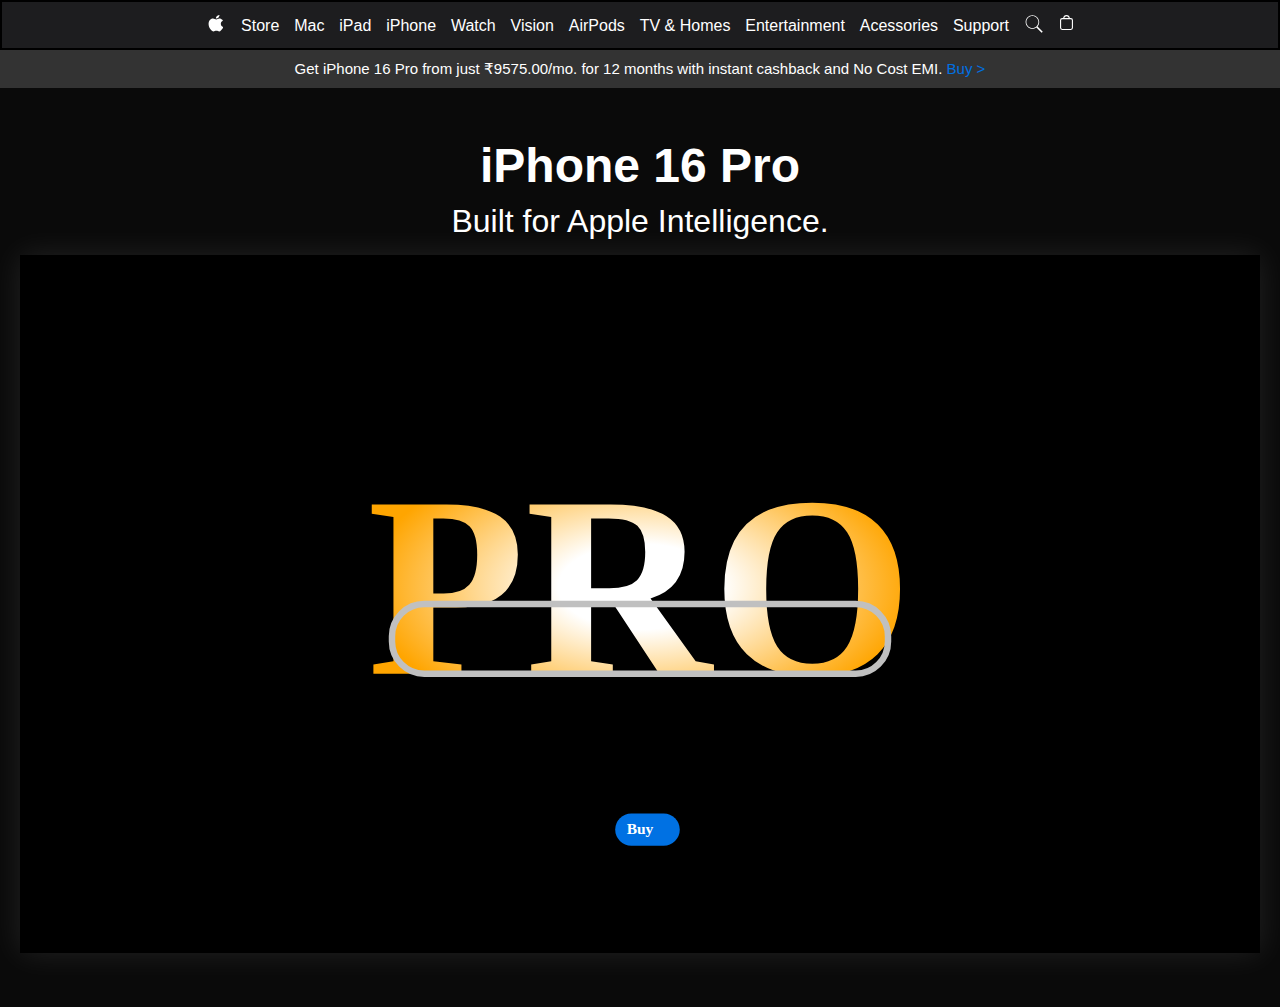
<file: AppleWebPage/index.html>
<!DOCTYPE html>
<html lang="en">
<head>
    <meta charset="UTF-8">
    <meta name="viewport" content="width=device-width, initial-scale=1.0">
    <title>Document</title>
    <link rel="stylesheet" href="./main.css">
</head>
<body>
    <div id="nav">
     <nav id="sub-nav">
      <ol>
        <li><svg xmlns="http://www.w3.org/2000/svg"  width="20" height="20" viewBox="0 0 24 24"
            style="fill:#FFFFFF;">
                <path d="M 15.904297 1.078125 C 15.843359 1.06875 15.774219 1.0746094 15.699219 1.0996094 C 14.699219 1.2996094 13.600391 1.8996094 12.900391 2.5996094 C 12.300391 3.1996094 11.800781 4.1996094 11.800781 5.0996094 C 11.800781 5.2996094 11.999219 5.5 12.199219 5.5 C 13.299219 5.4 14.399609 4.7996094 15.099609 4.0996094 C 15.699609 3.2996094 16.199219 2.4 16.199219 1.5 C 16.199219 1.275 16.087109 1.10625 15.904297 1.078125 z M 16.199219 5.4003906 C 14.399219 5.4003906 13.600391 6.5 12.400391 6.5 C 11.100391 6.5 9.9003906 5.5 8.4003906 5.5 C 6.3003906 5.5 3.0996094 7.4996094 3.0996094 12.099609 C 2.9996094 16.299609 6.8 21 9 21 C 10.3 21 10.600391 20.199219 12.400391 20.199219 C 14.200391 20.199219 14.600391 21 15.900391 21 C 17.400391 21 18.500391 19.399609 19.400391 18.099609 C 19.800391 17.399609 20.100391 17.000391 20.400391 16.400391 C 20.600391 16.000391 20.4 15.600391 20 15.400391 C 17.4 14.100391 16.900781 9.9003906 19.800781 8.4003906 C 20.300781 8.1003906 20.4 7.4992188 20 7.1992188 C 18.9 6.1992187 17.299219 5.4003906 16.199219 5.4003906 z"></path>
            </svg></li>
        <li>Store</li>
        <li>Mac</li>
        <li>iPad</li>
        <li>iPhone</li>
        <li>Watch</li>
        <li>Vision</li>
        <li>AirPods</li>
        <li>TV & Homes</li>
        <li>Entertainment</li>
        <li>Acessories</li>
        <li>Support</li>
        <li><svg xmlns="http://www.w3.org/2000/svg" width="20" height="20" viewBox="0 0 50 50"
            style="fill:#FFFFFF;">
            <path d="M 21 3 C 11.621094 3 4 10.621094 4 20 C 4 29.378906 11.621094 37 21 37 C 24.710938 37 28.140625 35.804688 30.9375 33.78125 L 44.09375 46.90625 L 46.90625 44.09375 L 33.90625 31.0625 C 36.460938 28.085938 38 24.222656 38 20 C 38 10.621094 30.378906 3 21 3 Z M 21 5 C 29.296875 5 36 11.703125 36 20 C 36 28.296875 29.296875 35 21 35 C 12.703125 35 6 28.296875 6 20 C 6 11.703125 12.703125 5 21 5 Z"></path>
            </svg></li>
        <li><svg height="44" viewBox="0 0 14 44" width="15" style="fill:#FFFFFF;" xmlns="http://www.w3.org/2000/svg"><path d="m11.3535 16.0283h-1.0205a3.4229 3.4229 0 0 0 -3.333-2.9648 3.4229 3.4229 0 0 0 -3.333 2.9648h-1.02a2.1184 2.1184 0 0 0 -2.117 2.1162v7.7155a2.1186 2.1186 0 0 0 2.1162 2.1167h8.707a2.1186 2.1186 0 0 0 2.1168-2.1167v-7.7155a2.1184 2.1184 0 0 0 -2.1165-2.1162zm-4.3535-1.8652a2.3169 2.3169 0 0 1 2.2222 1.8652h-4.4444a2.3169 2.3169 0 0 1 2.2222-1.8652zm5.37 11.6969a1.0182 1.0182 0 0 1 -1.0166 1.0171h-8.7069a1.0182 1.0182 0 0 1 -1.0165-1.0171v-7.7155a1.0178 1.0178 0 0 1 1.0166-1.0166h8.707a1.0178 1.0178 0 0 1 1.0164 1.0166z"></path></svg></li>
      </ol>
     </nav>
    </div>
    <div id="promo-banner">
        <p>Get iPhone 16 Pro from just ₹9575.00/mo. for 12 months with instant cashback and No Cost EMI. <a href="#">Buy ></a></p>
    </div>
    <div id="hero-section">
        <h1>iPhone 16 Pro</h1>
        <h2 id="hero-subtitle">Built for Apple Intelligence.</h2>
        <img id="hero-image" src="image/iphone-banner.svg" alt="iPhone 16 Pro">
    </div>

</body>
</html>
</file>
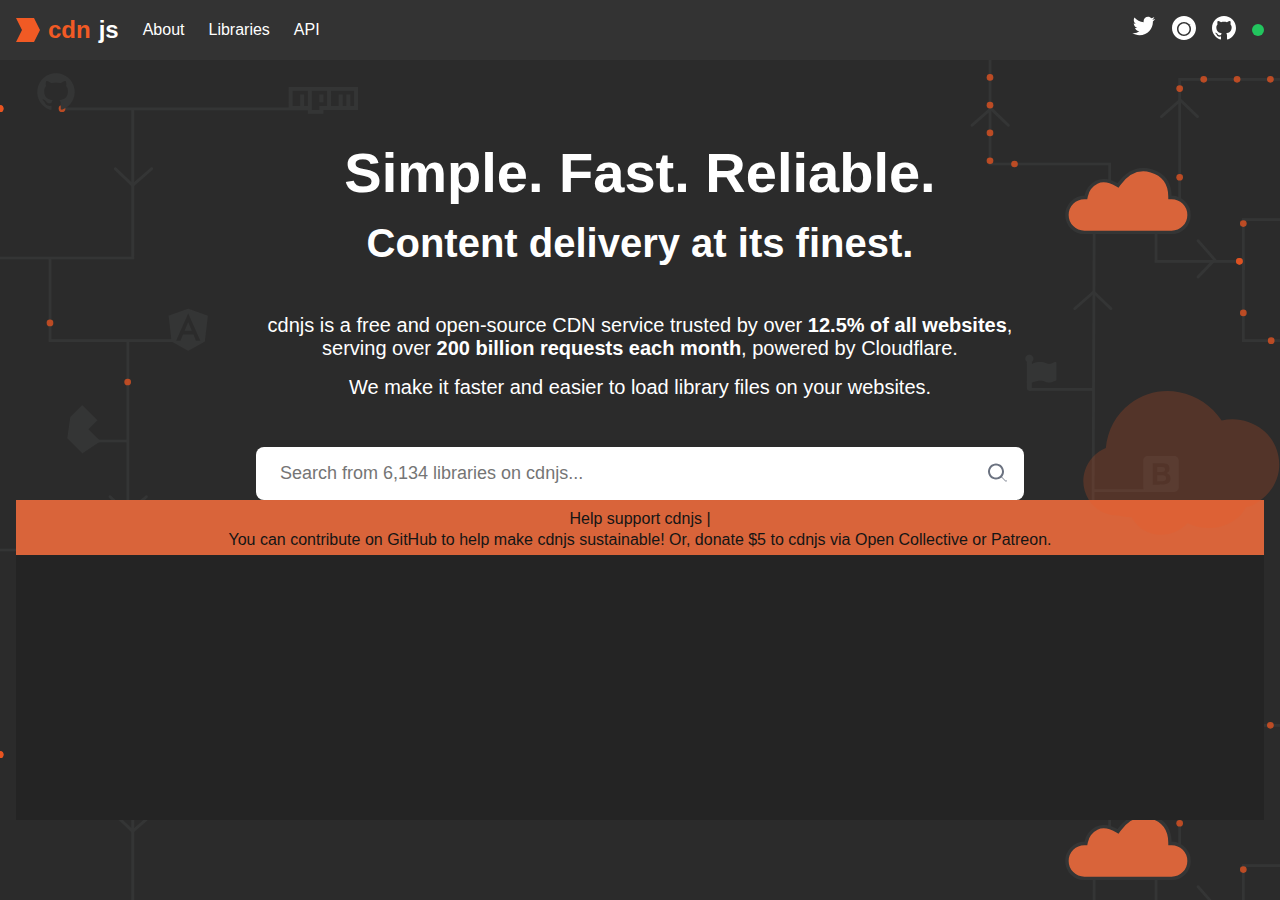
<file: cdnjs/index.html>
<!DOCTYPE html>
<html lang="en">
<head>
    <meta charset="UTF-8">
    <meta name="viewport" content="width=device-width, initial-scale=1.0">
    <title>cdnjs - The #1 free and open source CDN built to make life easier for developers</title>
    <link rel="stylesheet" href="style.css">
</head>
<body>
    <nav>
        <div class="nav-container">
            <div class="nav-left">
                <a href="#" class="logo">
                    <svg width="24" height="24" viewBox="0 0 24 24" fill="none" xmlns="http://www.w3.org/2000/svg">
                        <path d="M0 0L6 12L0 24H18L24 12L18 0H0Z" fill="#F15A24"/>
                    </svg>
                    <span class="cdn">cdn</span><span>js</span>
                </a>
                <div class="nav-links">
                    <a href="#">About</a>
                    <a href="#">Libraries</a>
                    <a href="#">API</a>
                </div>
            </div>
            <div class="nav-right">
                <a href="#" class="icon">
                    <svg width="24" height="24" viewBox="0 0 24 24" fill="none" xmlns="http://www.w3.org/2000/svg">
                        <path d="M23 3C22.1 3.35 21.2 3.58 20.25 3.69C21.25 3.08 22 2.15 22.375 1.0375C21.475 1.585 20.475 1.9775 19.4375 2.1825C18.5875 1.2075 17.425 0.625 16.125 0.625C13.6125 0.625 11.5875 2.65 11.5875 5.1625C11.5875 5.5625 11.625 5.9375 11.7125 6.3C7.975 6.0875 4.6625 4.2875 2.45 1.5575C2.0125 2.2825 1.775 3.08 1.775 3.95C1.775 5.5875 2.5875 7.0425 3.825 7.8975C3.075 7.885 2.35 7.6675 1.725 7.3175V7.3675C1.725 9.5925 3.275 11.4425 5.3 11.9075C4.875 12.0125 4.4125 12.0725 3.95 12.0725C3.625 12.0725 3.3 12.0475 3 11.9725C3.65 13.7975 5.35 15.1225 7.35 15.1675C5.775 16.3925 3.775 17.1275 1.625 17.1275C1.2125 17.1275 0.8125 17.1025 0.4125 17.0525C2.4375 18.3775 4.85 19.125 7.425 19.125C16.1125 19.125 20.875 12.1475 20.875 6.1475C20.875 5.925 20.875 5.7125 20.8625 5.4875C21.775 4.8 22.5625 3.95 23.2 3H23Z" fill="currentColor"/>
                    </svg>
                </a>
                <a href="#" class="icon">
                    <svg width="24" height="24" viewBox="0 0 24 24" fill="none" xmlns="http://www.w3.org/2000/svg">
                        <path d="M12 0C5.375 0 0 5.375 0 12C0 18.625 5.375 24 12 24C18.625 24 24 18.625 24 12C24 5.375 18.625 0 12 0ZM18.25 8.5C18.25 8.875 18 9.125 17.625 9.125C17.25 9.125 17 8.875 17 8.5C17 8.125 17.25 7.875 17.625 7.875C18 7.875 18.25 8.125 18.25 8.5ZM12 6C15.875 6 19 9.125 19 13C19 16.875 15.875 20 12 20C8.125 20 5 16.875 5 13C5 9.125 8.125 6 12 6ZM12 18.5C15.0375 18.5 17.5 16.0375 17.5 13C17.5 9.9625 15.0375 7.5 12 7.5C8.9625 7.5 6.5 9.9625 6.5 13C6.5 16.0375 8.9625 18.5 12 18.5Z" fill="currentColor"/>
                    </svg>
                </a>
                <a href="#" class="icon">
                    <svg width="24" height="24" viewBox="0 0 24 24" fill="none" xmlns="http://www.w3.org/2000/svg">
                        <path d="M12 0C5.374 0 0 5.373 0 12C0 17.302 3.438 21.8 8.207 23.387C8.806 23.498 9 23.126 9 22.81V20.576C5.662 21.302 4.967 19.16 4.967 19.16C4.421 17.773 3.634 17.404 3.634 17.404C2.545 16.659 3.717 16.675 3.717 16.675C4.922 16.759 5.556 17.912 5.556 17.912C6.626 19.746 8.363 19.216 9.048 18.909C9.155 18.134 9.466 17.604 9.81 17.305C7.145 17 4.343 15.971 4.343 11.374C4.343 10.063 4.812 8.993 5.579 8.153C5.455 7.85 5.044 6.629 5.696 4.977C5.696 4.977 6.704 4.655 8.997 6.207C9.954 5.941 10.98 5.808 12 5.803C13.02 5.808 14.047 5.941 15.006 6.207C17.297 4.655 18.303 4.977 18.303 4.977C18.956 6.63 18.545 7.851 18.421 8.153C19.191 8.993 19.656 10.064 19.656 11.374C19.656 15.983 16.849 16.998 14.177 17.295C14.607 17.667 15 18.397 15 19.517V22.81C15 23.129 15.192 23.504 15.801 23.386C20.566 21.797 24 17.3 24 12C24 5.373 18.627 0 12 0Z" fill="currentColor"/>
                    </svg>
                </a>
                <div class="status-dot"></div>
            </div>
        </div>
    </nav>

    <main>
        <div class="hero">
            <h1>Simple. Fast. Reliable.</h1>
            <h2>Content delivery at its finest.</h2>

            <div class="description">
                <p>
                    cdnjs is a free and open-source CDN service trusted by over 
                    <strong>12.5% of all websites</strong>,
                    serving over <strong>200 billion requests each month</strong>,
                    powered by Cloudflare.
                </p>
                <p>
                    We make it faster and easier to load library files on your websites.
                </p>
            </div>

            <div class="search-container">
                <input type="text" id="search" placeholder="Search from 6,134 libraries on cdnjs...">
                <button class="search-icon">
                    <svg width="24" height="24" viewBox="0 0 24 24" fill="none" xmlns="http://www.w3.org/2000/svg">
                        <path d="M21.7 20.3L18 16.6C19.3 15 20 13 20 11C20 6.6 16.4 3 12 3C7.6 3 4 6.6 4 11C4 15.4 7.6 19 12 19C14 19 16 18.3 17.6 17L21.3 20.7C21.5 20.9 21.7 21 22 21C22.3 21 22.5 20.9 22.7 20.7C23.1 20.3 23.1 19.7 21.7 20.3ZM6 11C6 7.7 8.7 5 12 5C15.3 5 18 7.7 18 11C18 14.3 15.3 17 12 17C8.7 17 6 14.3 6 11Z" fill="currentColor"/>
                    </svg>
                </button>
            </div>

            <div class="background-cloud">
                <svg width="200" height="200" viewBox="0 0 24 24" fill="none" xmlns="http://www.w3.org/2000/svg">
                    <path d="M4.5 16.5C3.1 16.5 1.9 15.8 1.1 14.7C0.4 13.6 0.2 12.3 0.6 11.1C1 9.9 1.9 8.9 3.1 8.4C3.3 6.3 4.3 4.4 6 3.1C7.7 1.8 9.8 1.3 11.9 1.7C14 2.1 15.8 3.3 17 5.1C18.7 4.7 20.5 5.1 21.9 6.2C23.3 7.3 24 9 23.9 10.7C23.8 12.4 22.8 14 21.3 14.9C20.9 15.2 20.4 15.4 19.9 15.5C19.6 16.1 19.2 16.6 18.6 17C16.9 18.2 14.7 18.3 12.9 17.4C12.1 18.3 10.9 18.8 9.7 18.8C8.2 18.8 6.9 18 6.2 16.7C5.6 16.7 5.1 16.6 4.5 16.5Z" fill="currentColor"/>
                </svg>
            </div>

            <div class="div2div">
            <p class="firstp"><b>Help support cdnjs |</b></p>
            <p class="secondp">You can contribute on  GitHub to help make cdnjs sustainable! Or, donate $5 to cdnjs via Open Collective or Patreon.</p>
            
        </div>
        <footer class="footer">
        
        </footer>
        </div>
    </main>

    <script src="script.js"></script>
</body>
</html>
</file>
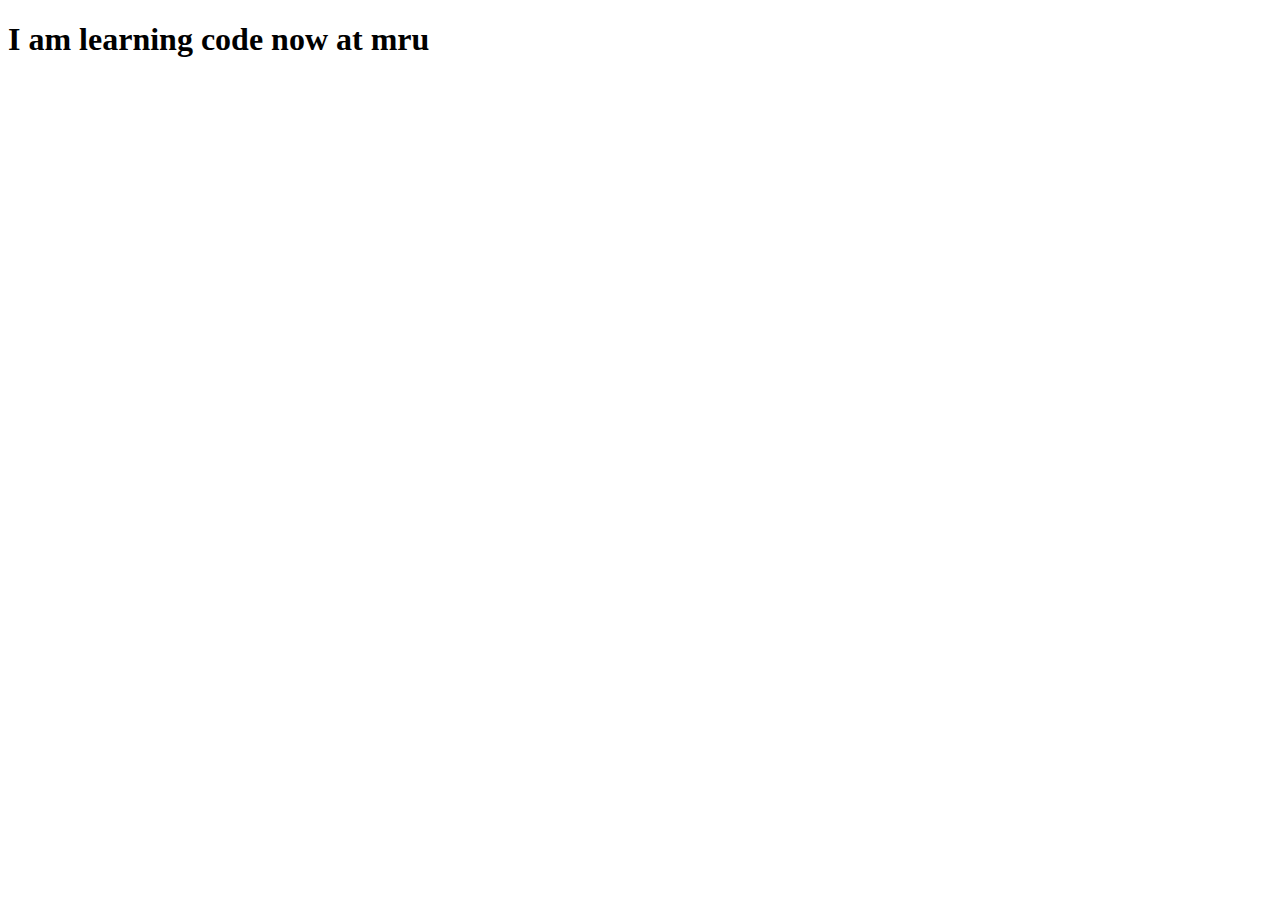
<file: day13/index.html>
<!DOCTYPE html>
<html lang="en">
<head>
    <meta charset="UTF-8">
    <meta name="viewport" content="width=device-width, initial-scale=1.0">
    <title>Document</title>
    
</head>
<body>
   
    <h1 id="hello"></h1>
    <script type="module" src="script2.js">
    </script>
</body>
</html>
</file>
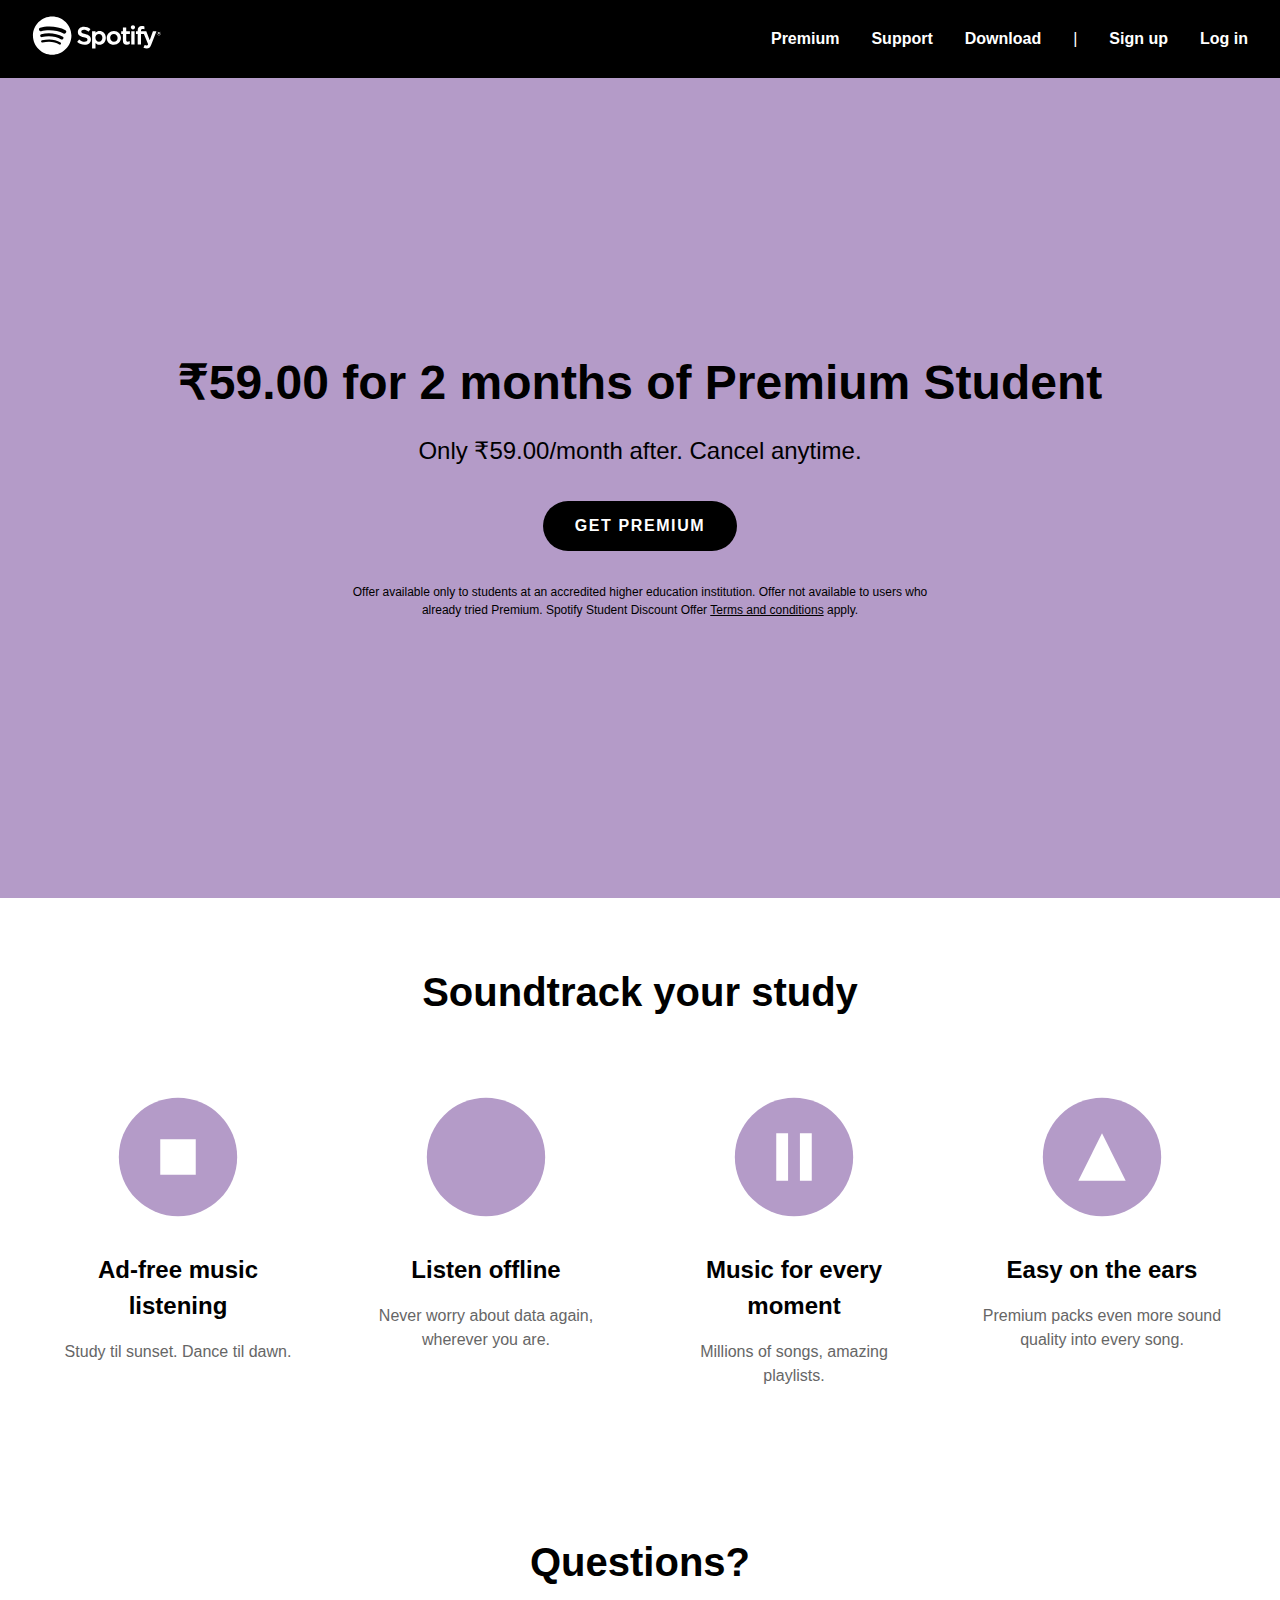
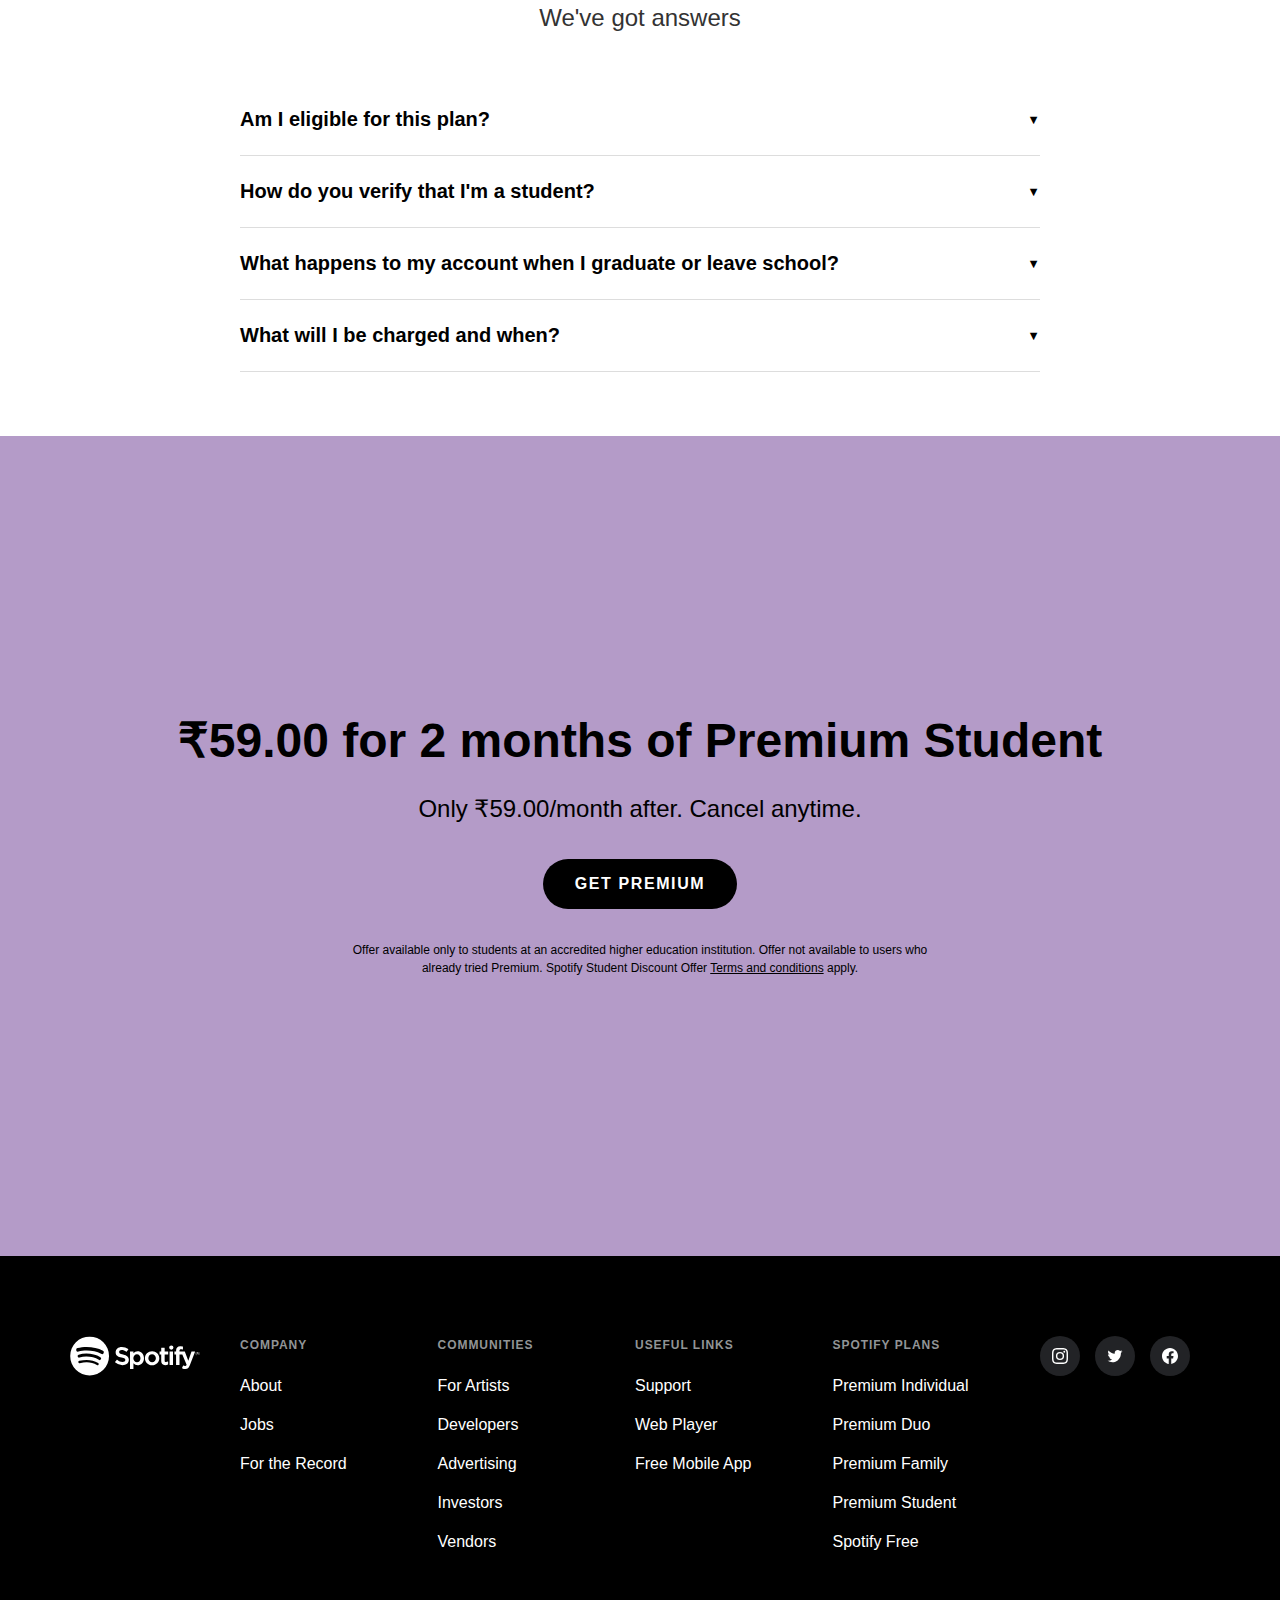
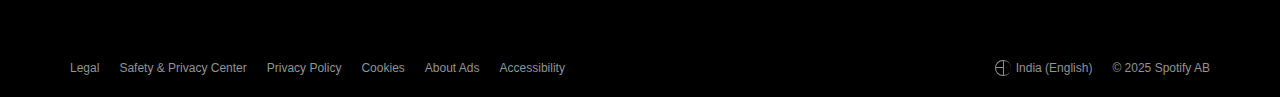
<file: Spotify/index.html>
<!DOCTYPE html>
<html lang="en">
<head>
    <meta charset="UTF-8">
    <meta name="viewport" content="width=device-width, initial-scale=1.0">
    <title>Spotify Student</title>
    <link rel="stylesheet" href="style.css">
</head>
<body>
    <div class="min-h-screen">
        
        <header class="main-header">
            <div class="header-container">
                <a href="/" class="logo">
                    <svg viewBox="0 0 1134 340" class="spotify-logo">
                        <path fill="currentColor" d="M8 171c0 92 76 168 168 168s168-76 168-168S268 4 176 4 8 79 8 171zm230 78c-39-24-89-30-147-17-14 2-16-18-4-20 64-15 118-8 162 19 11 7 0 24-11 18zm17-45c-45-28-114-36-167-20-17 5-23-21-7-25 61-18 136-9 188 23 14 9 0 31-14 22zM80 133c-17 6-28-23-9-30 59-18 159-15 221 22 17 9 1 37-17 27-54-32-144-35-195-19zm379 91c-17 0-33-6-47-20-1 0-1 1-1 1l-16 19c-1 1-1 2 0 3 18 16 40 24 64 24 34 0 55-19 55-47 0-24-15-37-50-46-29-7-34-12-34-22s10-16 23-16 25 5 39 15c0 0 1 1 2 1s1-1 1-1l14-20c1-1 1-1 0-2-16-13-35-20-56-20-31 0-53 19-53 46 0 29 20 38 52 46 28 6 32 12 32 22 0 11-10 17-25 17zm95-77v-13c0-1-1-2-2-2h-26c-1 0-2 1-2 2v147c0 1 1 2 2 2h26c1 0 2-1 2-2v-46c10 11 21 16 36 16 27 0 54-21 54-61s-27-60-54-60c-15 0-26 5-36 17zm30 78c-18 0-31-15-31-35s13-34 31-34 30 14 30 34-12 35-30 35zm68-34c0 34 27 60 62 60s62-27 62-61-26-60-61-60-63 27-63 61zm30-1c0-20 13-34 32-34s33 15 33 35-13 34-32 34-33-15-33-35zm140-58v-29c0-1 0-2-1-2h-26c-1 0-2 1-2 2v29h-13c-1 0-2 1-2 2v22c0 1 1 2 2 2h13v58c0 23 11 35 34 35 9 0 18-2 25-6 1 0 1-1 1-2v-21c0-1 0-2-1-2h-2c-5 3-11 4-16 4-8 0-12-4-12-12v-54h30c1 0 2-1 2-2v-22c0-1-1-2-2-2h-30zm129-3c0-11 4-15 13-15 5 0 10 0 15 2h1s1-1 1-2V93c0-1 0-2-1-2-5-2-12-3-22-3-24 0-36 14-36 39v5h-13c-1 0-2 1-2 2v22c0 1 1 2 2 2h13v89c0 1 1 2 2 2h26c1 0 1-1 1-2v-89h25l37 89c-4 9-8 11-14 11-5 0-10-1-15-4h-1l-1 1-9 19c0 1 0 3 1 3 9 5 17 7 27 7 19 0 30-9 39-33l45-116v-2c0-1-1-1-2-1h-27c-1 0-1 1-1 2l-28 78-30-78c0-1-1-2-2-2h-44v-3zm-83 3c-1 0-2 1-2 2v113c0 1 1 2 2 2h26c1 0 1-1 1-2V134c0-1 0-2-1-2h-26zm-6-33c0 10 9 19 19 19s18-9 18-19-8-18-18-18-19 8-19 18zm245 69c10 0 19-8 19-18s-9-18-19-18-18 8-18 18 8 18 18 18zm0-34c9 0 17 7 17 16s-8 16-17 16-16-7-16-16 7-16 16-16zm4 18c3-1 5-3 5-6 0-4-4-6-8-6h-8v19h4v-6h4l4 6h5zm-3-9c2 0 4 1 4 3s-2 3-4 3h-4v-6h4z"></path>
                    </svg>
                </a>
                <nav class="header-nav">
                    <ul class="nav-links">
                        <li class="premium-dropdown">
                            <a href="#premium" class="premium-link" id="demo">Premium</a>
                            <div class="dropdown-content">
                                <div class="dropdown-item">
                                    <h3>Premium Individual</h3>
                                    <p>1 account - For one person.</p>
                                </div>
                                <div class="dropdown-item">
                                    <h3>Premium Duo</h3>
                                    <p>2 accounts - For couples under one roof.</p>
                                </div>
                                <div class="dropdown-item">
                                    <h3>Premium Family</h3>
                                    <p>6 accounts - For family members under one roof.</p>
                                </div>
                                <div class="dropdown-item">
                                    <h3>Premium Student</h3>
                                    <p>1 account - Discount for eligible students.</p>
                                </div>
                            </div>
                        </li>
                        <li><a href="#support">Support</a></li>
                        <li><a href="#download">Download</a></li>
                        <li class="divider">|</li>
                        <li><a href="#signup">Sign up</a></li>
                        <li><a href="#login">Log in</a></li>
                    </ul>
                </nav>
            </div>
        </header>

        
        <div class="hero">
            <div class="hero-content">
                <div class="text-center">
                    <h1>₹59.00 for 2 months of Premium Student</h1>
                    <p class="hero-subtitle">Only ₹59.00/month after. Cancel anytime.</p>
                    <button class="cta-btn">Get Premium</button>
                    <p class="disclaimer">
                        Offer available only to students at an accredited higher education institution. Offer not available to users who already tried Premium. 
                        Spotify Student Discount Offer <a href="#terms" class="terms-link">Terms and conditions</a> apply.
                    </p>
                </div>
            </div>
        </div>

        
        <div class="features-section">
            <h2 class="features-title">Soundtrack your study</h2>
            <div class="features-grid">
                <div class="feature-item">
                    <div class="feature-icon ad-free"></div>
                    <h3>Ad-free music listening</h3>
                    <p>Study til sunset. Dance til dawn.</p>
                </div>
                <div class="feature-item">
                    <div class="feature-icon offline"></div>
                    <h3>Listen offline</h3>
                    <p>Never worry about data again, wherever you are.</p>
                </div>
                <div class="feature-item">
                    <div class="feature-icon music"></div>
                    <h3>Music for every moment</h3>
                    <p>Millions of songs, amazing playlists.</p>
                </div>
                <div class="feature-item">
                    <div class="feature-icon quality"></div>
                    <h3>Easy on the ears</h3>
                    <p>Premium packs even more sound quality into every song.</p>
                </div>
            </div>
        </div>

        
        <div class="faq-section">
            <h2 class="faq-title">Questions?</h2>
            <p class="faq-subtitle">We've got answers</p>
            
            <div class="faq-container">
                <div class="faq-item">
                    <button class="faq-question">
                        Am I eligible for this plan?
                        <span class="faq-icon">▼</span>
                    </button>
                    <div class="faq-answer">
                        <p>If you're a student at an accredited higher education institution, you're eligible for the Student Premium plan. You'll need to verify your student status through our verification partner.</p>
                    </div>
                </div>

                <div class="faq-item">
                    <button class="faq-question">
                        How do you verify that I'm a student?
                        <span class="faq-icon">▼</span>
                    </button>
                    <div class="faq-answer">
                        <p>We work with SheerID to verify your student status. You'll need to provide some information about your school and enrollment status during the verification process.</p>
                    </div>
                </div>

                <div class="faq-item">
                    <button class="faq-question">
                        What happens to my account when I graduate or leave school?
                        <span class="faq-icon">▼</span>
                    </button>
                    <div class="faq-answer">
                        <p>When your student status expires, your Premium Student subscription will automatically switch to a Premium Individual subscription at the regular price.</p>
                    </div>
                </div>

                <div class="faq-item">
                    <button class="faq-question">
                        What will I be charged and when?
                        <span class="faq-icon">▼</span>
                    </button>
                    <div class="faq-answer">
                        <p>You'll be charged ₹59.00 for the first 2 months, then ₹59.00/month after that. You can cancel anytime, and your benefits will continue until the end of your billing period.</p>
                    </div>
                </div>
            </div>
        </div>
    </div>
    <div class="hero">
        <div class="hero-content">
            <div class="text-center">
                <h1>₹59.00 for 2 months of Premium Student</h1>
                <p class="hero-subtitle">Only ₹59.00/month after. Cancel anytime.</p>
                <button class="cta-btn">Get Premium</button>
                <p class="disclaimer">
                    Offer available only to students at an accredited higher education institution. Offer not available to users who already tried Premium. 
                    Spotify Student Discount Offer <a href="#terms" class="terms-link">Terms and conditions</a> apply.
                </p>
            </div>
        </div>
          
                    
                </div>
            </div>
        </footer>
    </div>
    <footer class="main-footer">
        <div class="footer-content">
            <div class="footer-grid">
                <div class="footer-logo">
                    <svg viewBox="0 0 63 20" class="spotify-footer-logo"><path d="M61.842 9.506a1.02 1.02 0 0 1-1.023-1.024c0-.562.453-1.03 1.029-1.03a1.02 1.02 0 0 1 1.023 1.024 1.03 1.03 0 0 1-1.029 1.03m.006-1.952a.915.915 0 0 0-.922.928c0 .51.394.921.916.921a.916.916 0 0 0 .922-.927.908.908 0 0 0-.916-.922m.226 1.027l.29.406h-.244l-.26-.372h-.225v.372h-.204V7.912h.48c.249 0 .413.128.413.343 0 .176-.102.284-.25.326m-.172-.485h-.267v.34h.267c.133 0 .212-.065.212-.17 0-.11-.08-.17-.212-.17m-12.804-3.52a1.043 1.043 0 1 0-.001 2.086 1.043 1.043 0 0 0 0-2.087m.72 2.89h-1.454a.107.107 0 0 0-.106.107v6.346c0 .06.047.107.106.107h1.455a.107.107 0 0 0 .107-.107V7.572a.107.107 0 0 0-.107-.107m3.233.006v-.2c0-.592.227-.856.736-.856.303 0 .546.06.82.152a.106.106 0 0 0 .14-.102V5.24a.107.107 0 0 0-.076-.102 3.993 3.993 0 0 0-1.21-.174c-1.343 0-2.053.757-2.053 2.188v.308h-.699a.107.107 0 0 0-.107.106v1.257c0 .059.048.107.107.107h.699v4.99c0 .058.047.106.106.106h1.455a.107.107 0 0 0 .106-.107v-4.99h1.358l2.081 4.99c-.236.523-.468.628-.785.628-.257 0-.527-.077-.803-.228a.109.109 0 0 0-.084-.008.106.106 0 0 0-.063.058l-.493 1.081a.106.106 0 0 0 .045.138c.515.279.98.398 1.554.398 1.074 0 1.668-.5 2.191-1.847L60.6 7.617a.106.106 0 0 0-.099-.146h-1.514a.107.107 0 0 0-.1.072l-1.552 4.431-1.7-4.434a.106.106 0 0 0-.099-.069h-2.485m-5.577-.006h-1.6V5.828a.106.106 0 0 0-.107-.106h-1.455a.107.107 0 0 0-.106.106v1.637h-.7a.106.106 0 0 0-.106.107v1.25c0 .059.048.107.106.107h.7v3.234c0 1.308.65 1.97 1.934 1.97.522 0 .954-.107 1.362-.338a.106.106 0 0 0 .054-.093v-1.19a.106.106 0 0 0-.154-.096c-.28.141-.551.206-.854.206-.467 0-.675-.211-.675-.686V8.929h1.6a.106.106 0 0 0 .107-.107v-1.25a.106.106 0 0 0-.106-.107m-7.671-.133c-1.96 0-3.497 1.51-3.497 3.437 0 1.907 1.526 3.4 3.473 3.4 1.967 0 3.508-1.504 3.508-3.424 0-1.914-1.53-3.413-3.484-3.413m0 5.362c-1.043 0-1.83-.838-1.83-1.95 0-1.115.76-1.924 1.806-1.924 1.05 0 1.84.838 1.84 1.95 0 1.115-.763 1.924-1.816 1.924m-7.014-5.362c-.82 0-1.492.323-2.046.984v-.744a.107.107 0 0 0-.106-.107h-1.455a.107.107 0 0 0-.106.107v8.27c0 .058.048.106.106.106h1.455a.107.107 0 0 0 .106-.106v-2.61c.555.621 1.227.925 2.046.925 1.522 0 3.063-1.172 3.063-3.412s-1.54-3.413-3.063-3.413m1.372 3.413c0 1.14-.703 1.937-1.709 1.937-.995 0-1.745-.833-1.745-1.937s.75-1.937 1.745-1.937c.99 0 1.71.814 1.71 1.937m-8.437-1.81c-1.624-.388-1.913-.66-1.913-1.231 0-.54.508-.903 1.264-.903.732 0 1.459.275 2.22.843a.107.107 0 0 0 .15-.023l.794-1.119a.107.107 0 0 0-.02-.144c-.906-.728-1.927-1.081-3.12-1.081-1.755 0-2.98 1.052-2.98 2.559 0 1.615 1.057 2.187 2.884 2.628 1.554.358 1.817.658 1.817 1.195 0 .594-.53.963-1.385.963-.948 0-1.721-.32-2.587-1.068a.11.11 0 0 0-.078-.026.105.105 0 0 0-.073.038l-.89 1.058a.105.105 0 0 0 .011.148 5.303 5.303 0 0 0 3.581 1.373c1.89 0 3.112-1.033 3.112-2.631 0-1.351-.807-2.098-2.787-2.58M9.507.305a9.41 9.41 0 1 0 0 18.82 9.41 9.41 0 0 0 0-18.82m4.316 13.572a.586.586 0 0 1-.807.195c-2.21-1.35-4.99-1.655-8.266-.907a.586.586 0 1 1-.261-1.143c3.584-.82 6.659-.467 9.139 1.049.276.169.363.53.195.806m1.15-2.562a.734.734 0 0 1-1.008.242c-2.529-1.555-6.385-2.005-9.377-1.097a.735.735 0 0 1-.426-1.404c3.418-1.037 7.666-.534 10.57 1.25a.734.734 0 0 1 .242 1.01m.1-2.669C12.04 6.846 7.036 6.68 4.141 7.56a.88.88 0 1 1-.511-1.684c3.323-1.01 8.849-.814 12.34 1.258a.88.88 0 0 1-.898 1.514"></path></svg>
                </div>
                
                <div class="footer-links">
                    <div class="footer-section">
                        <h3>COMPANY</h3>
                        <ul>
                            <li><a href="#about">About</a></li>
                            <li><a href="#jobs">Jobs</a></li>
                            <li><a href="#record">For the Record</a></li>
                        </ul>
                    </div>
                    
                    <div class="footer-section">
                        <h3>COMMUNITIES</h3>
                        <ul>
                            <li><a href="#artists">For Artists</a></li>
                            <li><a href="#developers">Developers</a></li>
                            <li><a href="#advertising">Advertising</a></li>
                            <li><a href="#investors">Investors</a></li>
                            <li><a href="#vendors">Vendors</a></li>
                        </ul>
                    </div>
                    
                    <div class="footer-section">
                        <h3>USEFUL LINKS</h3>
                        <ul>
                            <li><a href="#support">Support</a></li>
                            <li><a href="#web-player">Web Player</a></li>
                            <li><a href="#free-mobile">Free Mobile App</a></li>
                        </ul>
                    </div>

                    <div class="footer-section">
                        <h3>SPOTIFY PLANS</h3>
                        <ul>
                            <li><a href="#premium-individual">Premium Individual</a></li>
                            <li><a href="#premium-duo">Premium Duo</a></li>
                            <li><a href="#premium-family">Premium Family</a></li>
                            <li><a href="#premium-student">Premium Student</a></li>
                            <li><a href="#spotify-free">Spotify Free</a></li>
                        </ul>
                    </div>
                </div>

                <div class="footer-social">
                    <a href="#instagram" class="social-icon instagram">
                        <svg role="img" height="16" width="16" viewBox="0 0 16 16"><path d="M8 1.44c2.136 0 2.389.009 3.233.047.78.036 1.203.166 1.485.276.348.128.663.332.921.598.266.258.47.573.598.921.11.282.24.705.276 1.485.038.844.047 1.097.047 3.233s-.009 2.389-.047 3.233c-.036.78-.166 1.203-.276 1.485-.128.348-.332.663-.598.921-.258.266-.573.47-.921.598-.282.11-.705.24-1.485.276-.844.038-1.097.047-3.233.047s-2.389-.009-3.233-.047c-.78-.036-1.203-.166-1.485-.276-.348-.128-.663-.332-.921-.598-.266-.258-.47-.573-.598-.921-.11-.282-.24-.705-.276-1.485-.038-.844-.047-1.097-.047-3.233s.009-2.389.047-3.233c.036-.78.166-1.203.276-1.485.128-.348.332-.663.598-.921.258-.266.573-.47.921-.598.282-.11.705-.24 1.485-.276.844-.038 1.097-.047 3.233-.047M8 0C5.827 0 5.555.009 4.702.048 3.85.088 3.27.222 2.76.42c-.526.204-.973.478-1.417.923-.445.444-.72.89-.923 1.417-.198.51-.333 1.09-.372 1.942C.008 5.555 0 5.827 0 8s.009 2.445.048 3.298c.039.852.174 1.433.372 1.942.204.526.478.973.923 1.417.444.445.89.72 1.417.923.51.198 1.09.333 1.942.372.853.039 1.125.048 3.298.048s2.445-.009 3.298-.048c.852-.039 1.433-.174 1.942-.372.526-.204.973-.478 1.417-.923.445-.444.72-.89.923-1.417.198-.51.333-1.09.372-1.942.039-.853.048-1.125.048-3.298s-.009-2.445-.048-3.298c-.039-.852-.174-1.433-.372-1.942-.204-.526-.478-.973-.923-1.417-.444-.445-.89-.72-1.417-.923-.51-.198-1.09-.333-1.942-.372C10.445.008 10.173 0 8 0z"></path><path d="M8 3.892a4.108 4.108 0 100 8.216 4.108 4.108 0 000-8.216zm0 6.775a2.667 2.667 0 110-5.334 2.667 2.667 0 010 5.334zM13.23 3.731a.96.96 0 11-1.92 0 .96.96 0 011.92 0z"></path></svg>
                    </a>
                    <a href="#twitter" class="social-icon twitter">
                        <svg role="img" height="16" width="16" viewBox="0 0 16 16"><path d="M13.54 3.889q.984-.595 1.333-1.683-.905.54-1.929.738-.42-.452-.996-.706-.575-.254-1.218-.254-1.254 0-2.143.889-.889.889-.889 2.15 0 .318.08.691-1.857-.095-3.484-.932-1.627-.837-2.81-2.17-.382.69-.382 1.532 0 .794.397 1.468.397.675 1.071 1.048-.87-.013-1.627-.392v.04q0 1.115.722 1.936.722.82 1.819 1.007-.397.111-.794.111-.254 0-.444-.025.298.93 1.097 1.525.798.595 1.825.611-1.707 1.34-3.857 1.34-.365 0-.722-.04 2.19 1.41 4.746 1.41 1.66 0 3.127-.523 1.468-.524 2.476-1.444 1.008-.92 1.683-2.096.675-1.175.992-2.44.318-1.264.318-2.437 0-.175-.008-.349.88-.635 1.627-1.545-.841.373-1.738.476z"></path></svg>
                    </a>
                    <a href="#facebook" class="social-icon facebook">
                        <svg role="img" height="16" width="16" viewBox="0 0 16 16"><path d="M16 8.049c0-4.446-3.582-8.05-8-8.05C3.58 0-.002 3.603-.002 8.05c0 4.017 2.926 7.347 6.75 7.951v-5.625h-2.03V8.05H6.75V6.275c0-2.017 1.195-3.131 3.022-3.131.876 0 1.791.157 1.791.157v1.98h-1.009c-.993 0-1.303.621-1.303 1.258v1.51h2.218l-.354 2.326H9.25V16c3.824-.604 6.75-3.934 6.75-7.951z"></path></svg>
                    </a>
                </div>
            </div>

            <div class="footer-bottom">
                <div class="footer-links-small">
                    <a href="#legal">Legal</a>
                    <a href="#privacy-center">Safety & Privacy Center</a>
                    <a href="#privacy-policy">Privacy Policy</a>
                    <a href="#cookies">Cookies</a>
                    <a href="#about-ads">About Ads</a>
                    <a href="#accessibility">Accessibility</a>
                </div>
                <div class="footer-region">
                    <a href="#region">
                        <svg height="16" width="16" viewBox="0 0 16 16" fill="currentColor"><path d="M8 0a8 8 0 100 16A8 8 0 008 0zm-.04 15.035a7.037 7.037 0 01-6.995-6.995h6.995v6.995zm0-7.995H.965A7.037 7.037 0 017.96.965v6.075zm1 7.995V8.04h6.995a7.037 7.037 0 01-6.995 6.995zm0-14.07a7.037 7.037 0 016.995 6.995H8.96V.965z"></path></svg>
                        India (English)
                    </a>
                    <span>© 2025 Spotify AB</span>
                </div>
            </div>
        </div>
    </footer>
</div>
    </div>

    <div id="model"></div>
    <script src="script.js"></script>
</body>
</html>
</file>
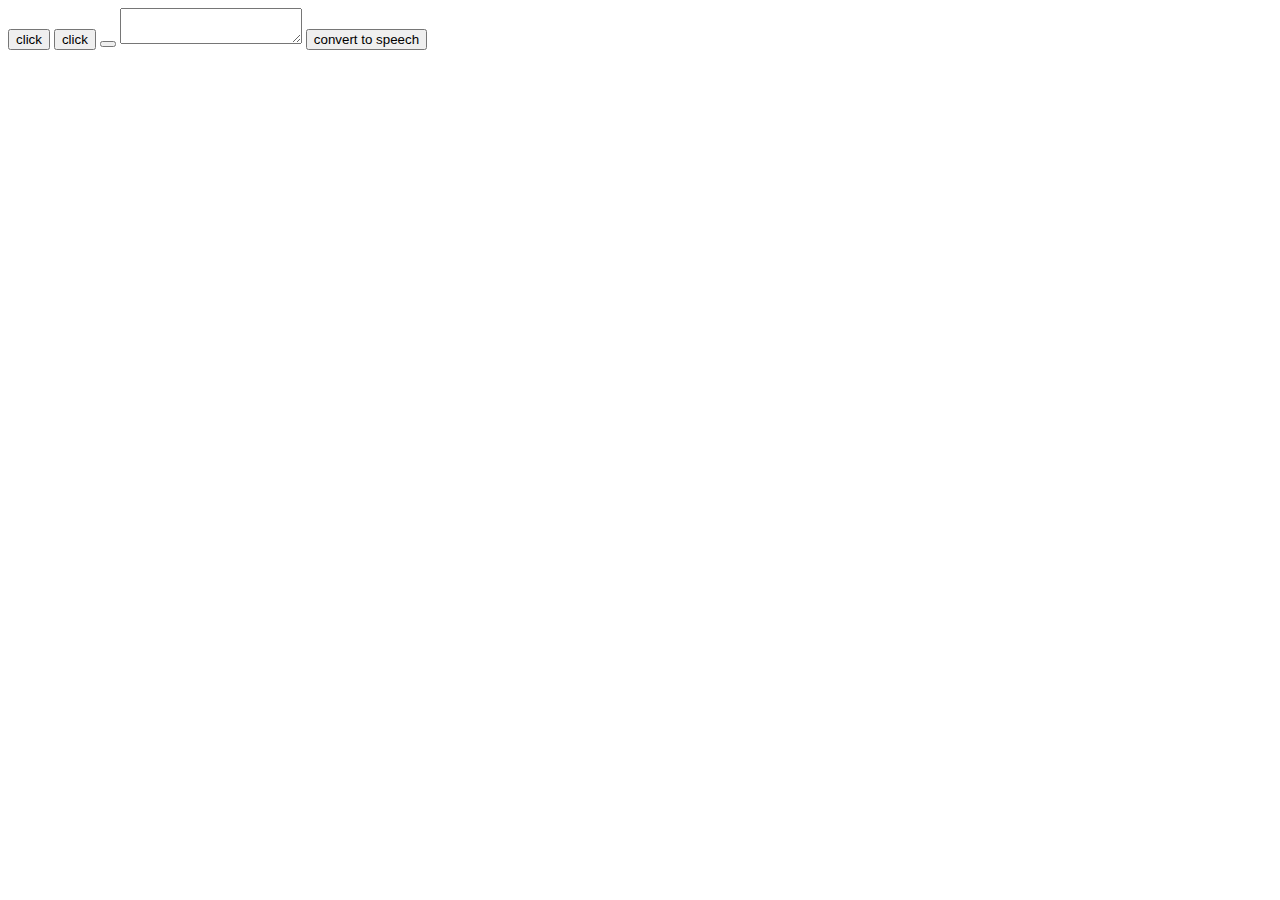
<file: day10/event.html>
<!DOCTYPE html>
<html lang="en">
<head>
    <meta charset="UTF-8">
    <meta name="viewport" content="width=device-width, initial-scale=1.0">
    <title>Document</title>
</head>
<body>
    <script async src="./event.js"></script>
    <button onclick="demo()">click</button>
    <button id="demo1">click</button>
    <button id="demo2"></button>
    <textarea name="" id="demo3"></textarea>
    <button id="demo4">convert to speech</button>
</body>
</html>
</file>
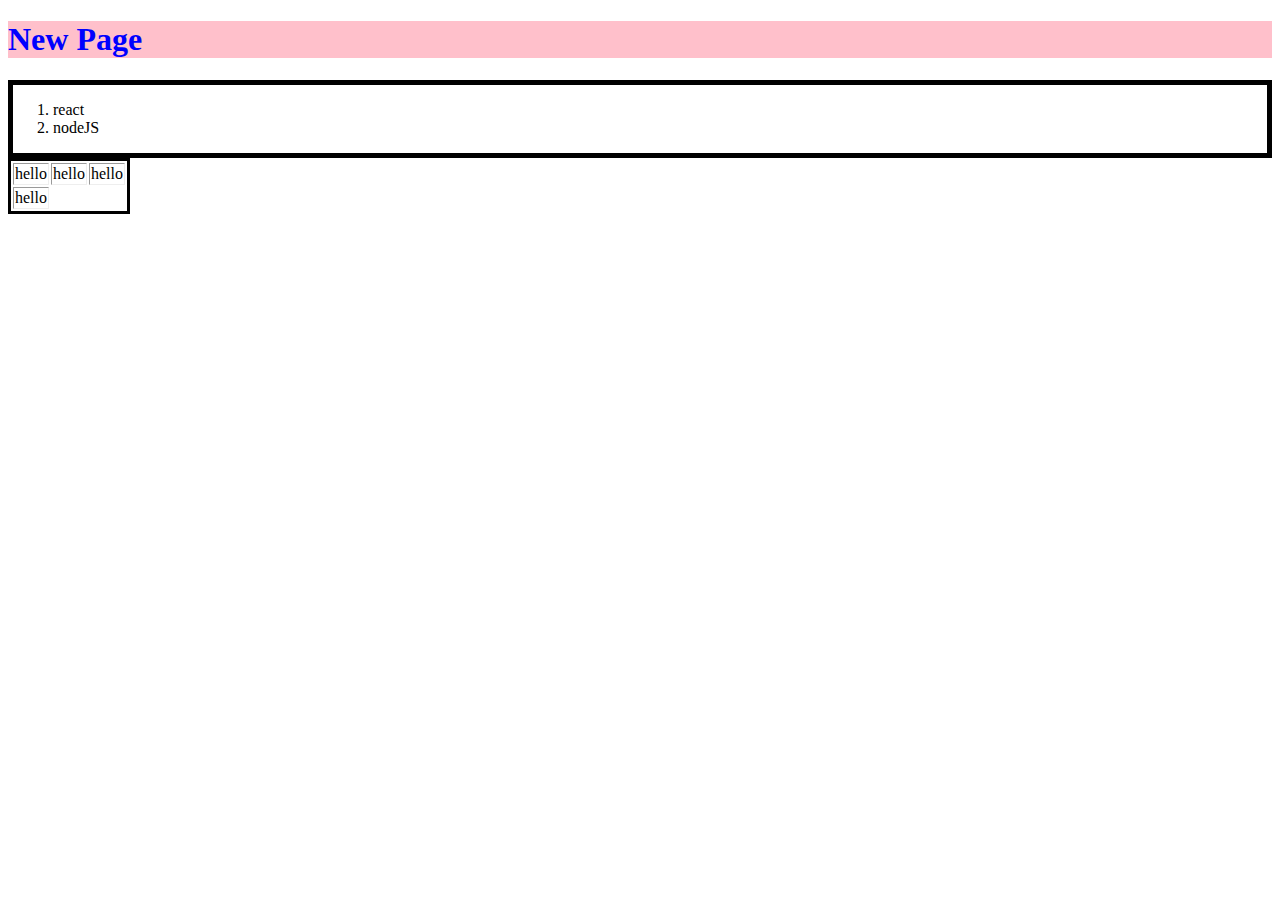
<file: day11/dom1.html>
<!DOCTYPE html>
<html lang="en">
<head>
    <meta charset="UTF-8">
    <meta name="viewport" content="width=device-width, initial-scale=1.0">
    <title>Document</title>
</head>
<body>
    <script src="./dom1.js"></script>
</body>
</html>
</file>
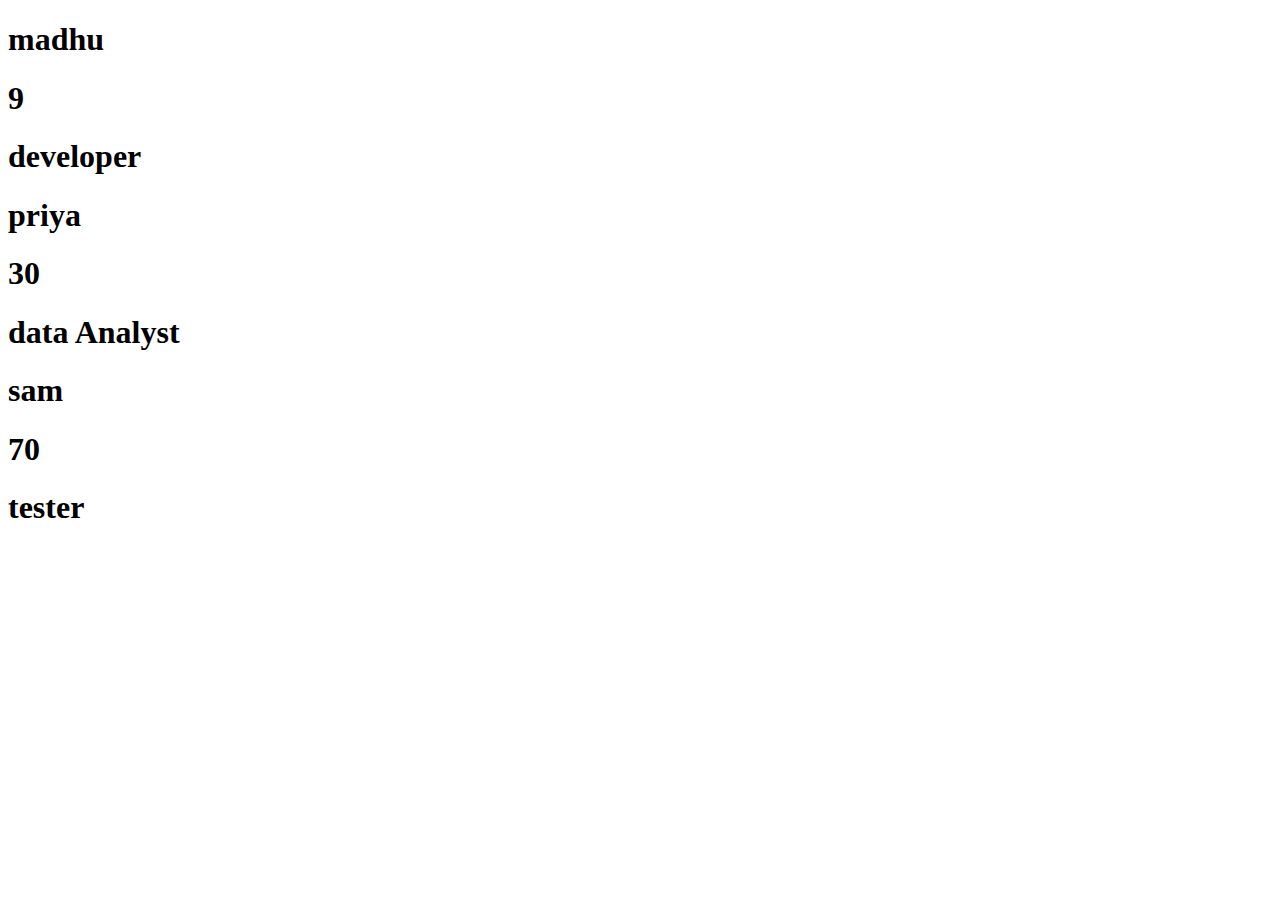
<file: day12/api.html>
<!DOCTYPE html>
<html lang="en">
<head>
    <meta charset="UTF-8">
    <meta name="viewport" content="width=device-width, initial-scale=1.0">
    <title>Document</title>
</head>
<body>
    <script src="./api.js"></script>
</body>
</html>
</file>
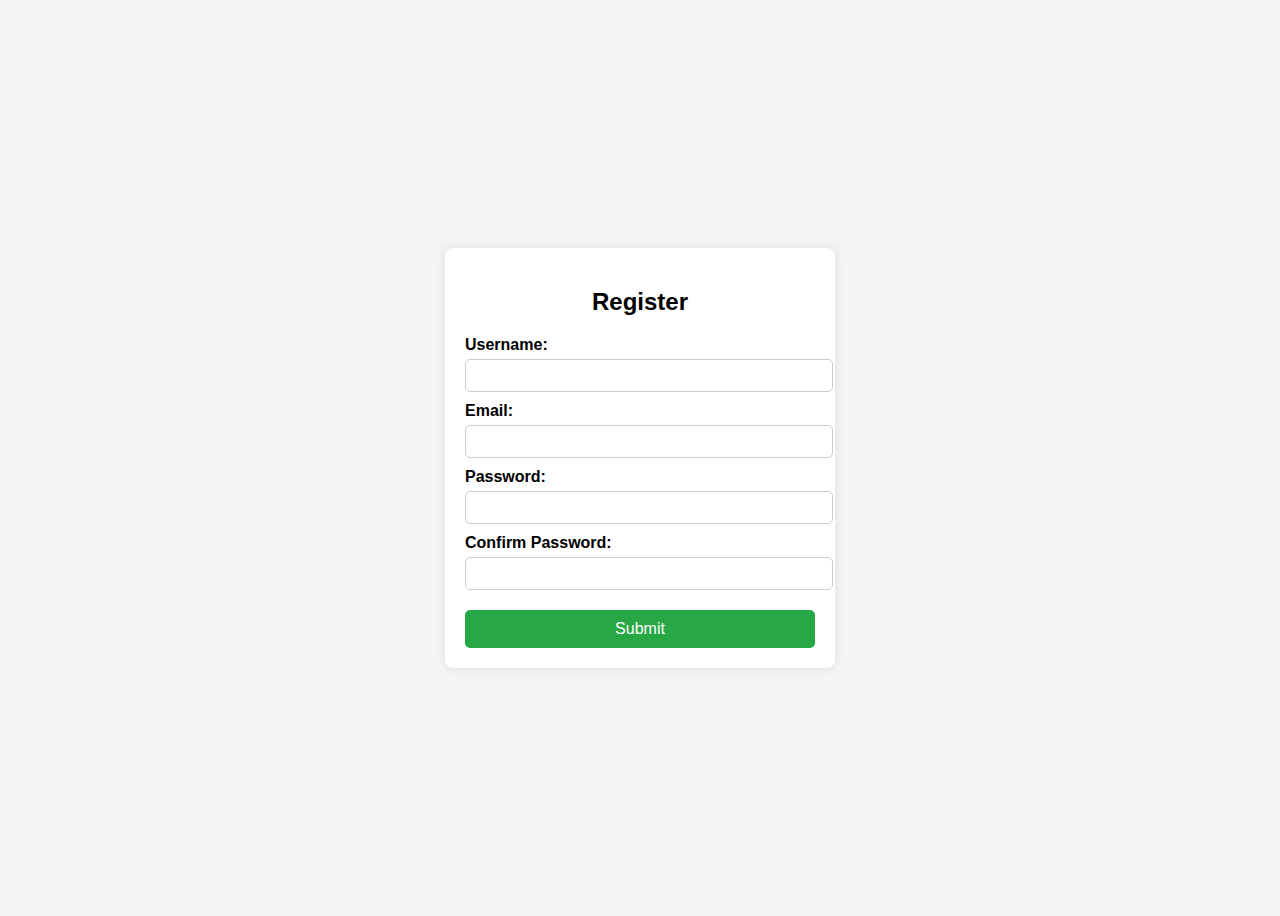
<file: day13/index2.html>
<!DOCTYPE html>
<html lang="en">
<head>
    <meta charset="UTF-8">
    <meta name="viewport" content="width=device-width, initial-scale=1.0">
    <title>Form Validation</title>
    <style>
        body {
            font-family: Arial, sans-serif;
            display: flex;
            justify-content: center;
            align-items: center;
            height: 100vh;
            background-color: #f4f4f4;
        }
        .container {
            width: 350px;
            padding: 20px;
            background: white;
            border-radius: 8px;
            box-shadow: 0 0 10px rgba(0, 0, 0, 0.1);
        }
        h2 {
            text-align: center;
            margin-bottom: 20px;
        }
        label {
            display: block;
            margin-top: 10px;
            font-weight: bold;
        }
        input {
            width: 100%;
            padding: 8px;
            margin-top: 5px;
            border: 1px solid #ccc;
            border-radius: 5px;
        }
        .error {
            color: red;
            font-size: 12px;
            margin-top: 5px;
        }
        button {
            width: 100%;
            padding: 10px;
            margin-top: 15px;
            border: none;
            background-color: #28a745;
            color: white;
            font-size: 16px;
            border-radius: 5px;
            cursor: pointer;
        }
        button:hover {
            background-color: #218838;
        }
    </style>
</head>
<body>
    <div class="container">
        <h2>Register</h2>
        <form id="myForm">
            <label for="username">Username:</label>
            <input type="text" id="username" name="username">
            <div class="error" id="usernameError"></div>
            
            <label for="email">Email:</label>
            <input type="email" id="email" name="email">
            <div class="error" id="emailError"></div>
            
            <label for="password">Password:</label>
            <input type="password" id="password" name="password">
            <div class="error" id="passwordError"></div>
            
            <label for="confirmPassword">Confirm Password:</label>
            <input type="password" id="confirmPassword" name="confirmPassword">
            <div class="error" id="confirmPasswordError"></div>
            
            <button type="submit">Submit</button>
        </form>
    </div>

    <script>
        document.getElementById("myForm").addEventListener("submit", function(event) {
            event.preventDefault();
            let isValid = true;

            let username = document.getElementById("username").value;
            let email = document.getElementById("email").value;
            let password = document.getElementById("password").value;
            let confirmPassword = document.getElementById("confirmPassword").value;

            document.getElementById("usernameError").innerText = "";
            document.getElementById("emailError").innerText = "";
            document.getElementById("passwordError").innerText = "";
            document.getElementById("confirmPasswordError").innerText = "";

            if (username.trim() === "") {
                document.getElementById("usernameError").innerText = "Username is required";
                isValid = false;
            }

            if (email.trim() === "" || !email.includes("@")) {
                document.getElementById("emailError").innerText = "Valid email is required";
                isValid = false;
            }

            if (password.length < 6) {
                document.getElementById("passwordError").innerText = "Password must be at least 6 characters";
                isValid = false;
            }

            if (password !== confirmPassword) {
                document.getElementById("confirmPasswordError").innerText = "Passwords do not match";
                isValid = false;
            }

            if (isValid) {
                alert("Form submitted successfully!");
            }
        });
    </script>
</body>
</html>
</file>
<file: AppleWebPage/main.css>
*{
    margin:0%;
    padding:0%;
    box-sizing: border-box;
    font-family: SF Pro Text, SF Pro Icons, Helvetica Neue, Helvetica, Arial, sans-serif;
}
#nav{
    border: 2px solid;
    height: 50px;
    background-color:#1D1D1F ;
    

}
#sub-nav{
    
    height: 50px;
    width:68%;
    margin: auto;
    
}
#sub-nav ol{
    list-style: none;
    display:flex;
    align-items:center;
    justify-content: space-between;
    color:#FFFFFF

}
#promo-banner {
    background-color: #333;
    text-align: center;
    padding: 10px 20px;
    font-size: 15px;
    color: #fff;
}

#promo-banner a {
    color: #0071e3;
    text-decoration: none;
}
#hero-section {
    text-align: center;
    padding: 50px 20px;
    color: #fff; 
    background-color: hwb(0 4% 96%);
}

#hero-section h1 {
    font-size: 48px;
    font-weight: bold;
    margin-bottom: 10px;
    color: #fff; 
    background-color: hwb(0 4% 96%);
}

#hero-subtitle {
    font-size: 32px;
    font-weight: lighter;
    color: #fff; 
    background-color: hwb(0 4% 96%);
}

#hero-image {
    max-width: 200%;
    height: auto;
    margin-top: 15px;
    border-radius: 0px;
    box-shadow: 0 0 30px rgba(255, 255, 255, 0.1);
    
}
</file>
<file: cdnjs/style.css>
:root {
    --primary-color: #f15a24;
    --bg-color: #2b2b2b;
    --nav-bg: #333333;
    --text-color: #ffffff;
}

* {
    margin: 0;
    padding: 0;
    box-sizing: border-box;
}

body {
    font-family: -apple-system, BlinkMacSystemFont, 'Segoe UI', Roboto, Oxygen, Ubuntu, Cantarell, sans-serif;
    background-color: var(--bg-color);
    color: var(--text-color);
    min-height: 100vh;
    background-image: url(background.svg);
    background-attachment: scroll;
    
}

nav {
    background-color: var(--nav-bg);
    padding: 1rem;
}

.nav-container {
    max-width: 1280px;
    margin: 0 auto;
    display: flex;
    justify-content: space-between;
    align-items: center;
}

.nav-left {
    display: flex;
    align-items: center;
    gap: 1.5rem;
}

.logo {
    font-size: 1.5rem;
    font-weight: bold;
    text-decoration: none;
    color: var(--text-color);
    display: flex;
    align-items: center;
    gap: 0.5rem;
}

.logo .cdn {
    color: var(--primary-color);
}

.nav-links {
    display: flex;
    gap: 1.5rem;
}

.nav-links a {
    color: var(--text-color);
    text-decoration: none;
    transition: color 0.2s;
}

.nav-links a:hover {
    color: var(--primary-color);
}

.nav-right {
    display: flex;
    align-items: center;
    gap: 1rem;
}

.icon {
    color: var(--text-color);
    transition: color 0.2s;
}

.icon:hover {
    color: var(--primary-color);
}

.status-dot {
    width: 0.75rem;
    height: 0.75rem;
    background-color: #22c55e;
    border-radius: 50%;
}

.hero {
    max-width: 1280px;
    margin: 0 auto;
    padding: 5rem 1rem;
    text-align: center;
    position: relative;
}

h1 {
    font-size: 3.5rem;
    font-weight: bold;
    margin-bottom: 1rem;
}

h2 {
    font-size: 2.5rem;
    font-weight: bold;
    margin-bottom: 3rem;
}

.description {
    max-width: 48rem;
    margin: 0 auto 3rem;
}

.description p {
    font-size: 1.25rem;
    margin-bottom: 1rem;
}

.search-container {
    max-width: 48rem;
    margin: 0 auto;
    position: relative;
}

#search {
    width: 100%;
    padding: 1rem 3rem 1rem 1.5rem;
    font-size: 1.125rem;
    border: none;
    border-radius: 0.5rem;
    background-color: white;
    color: #1f2937;
}

#search:focus {
    outline: none;
    box-shadow: 0 0 0 2px var(--primary-color);
}

.search-icon {
    position: absolute;
    right: 1rem;
    top: 50%;
    transform: translateY(-50%);
    background: none;
    border: none;
    color: #6b7280;
    cursor: pointer;
}

.background-cloud {
    position: absolute;
    right: 0;
    top: 50%;
    transform: translateY(-50%);
    color: var(--primary-color);
    opacity: 0.2;
}

.search-results {
    position: absolute;
    top: 100%;
    left: 0;
    right: 0;
    background-color: var(--nav-bg);
    border-radius: 0.5rem;
    margin-top: 0.5rem;
    box-shadow: 0 4px 6px -1px rgba(0, 0, 0, 0.1), 0 2px 4px -1px rgba(0, 0, 0, 0.06);
    z-index: 10;
    display: none;
}

.search-results.active {
    display: block;
}

.library-item {
    padding: 1rem;
    border-bottom: 1px solid rgba(255, 255, 255, 0.1);
    cursor: pointer;
    transition: background-color 0.2s;
}

.library-item:last-child {
    border-bottom: none;
}

.library-item:hover {
    background-color: rgba(255, 255, 255, 0.1);
}

.library-name {
    color: var(--primary-color);
    font-size: 1.25rem;
    font-weight: 600;
    display: flex;
    align-items: center;
    gap: 0.5rem;
}

.library-version {
    color: #9ca3af;
    font-size: 0.875rem;
}

.library-description {
    margin-top: 0.5rem;
    color: #d1d5db;
}

.library-stats {
    display: flex;
    gap: 1rem;
    margin-top: 0.5rem;
}

.library-stat {
    display: flex;
    align-items: center;
    gap: 0.25rem;
    color: #9ca3af;
}

@media (max-width: 768px) {
    .nav-links {
        display: none;
    }

    h1 {
        font-size: 2.5rem;
    }

    h2 {
        font-size: 2rem;
    }

    .description p {
        font-size: 1.125rem;
}
}
.footer{
    width: 100%;
    /* border: 2px solid black; */
    height: 264.667px;
    background-color: #242424;
}
.div2div{
    height: 55px;
    width: 100%;
    background-color: #D9643A;
    color: #fff;
    
}
.firstp{
    padding: 10px;
    padding-bottom: 3px;
    font-size: 16px;
    font-weight: 150;
    color: #141515;
}
.secondp{
    padding-left: 0px;
    font-size: 16px;
    font-weight: 300;
    color: #141515;
}
</file>
<file: Spotify/style.css>
* { margin: 0; padding: 0; box-sizing: border-box; }
body {
    font-family: -apple-system, BlinkMacSystemFont, "Segoe UI", Roboto, "Helvetica Neue", Arial, sans-serif;
    background-color: white;
    color: black;
    line-height: 1.5;
}

.min-h-screen {
    min-height: 100vh;
}


.main-header {
    background-color: black;
    padding: 1rem 2rem;
    position: relative;
    z-index: 1000;
}

.header-container {
    max-width: 80rem;
    margin: 0 auto;
    display: flex;
    justify-content: space-between;
    align-items: center;
}

.logo {
    display: block;
    color: white;
}

.spotify-logo {
    width: 130px;
    height: auto;
}

.header-nav {
    flex: 1;
    display: flex;
    justify-content: flex-end;
}

.nav-links {
    display: flex;
    align-items: center;
    gap: 2rem;
    list-style: none;
}

.nav-links a {
    color: white;
    text-decoration: none;
    font-weight: 700;
    font-size: 1rem;
    transition: color 0.2s;
}

.nav-links a:hover {
    color: #1ed760;
}

.divider {
    color: white;
    font-weight: 300;
}


.premium-dropdown {
    position: relative;
}

.dropdown-content {
    display: none;
    position: absolute;
    top: 100%;
    left: 50%;
    transform: translateX(-50%);
    background-color: #282828;
    min-width: 300px;
    padding: 1rem;
    border-radius: 4px;
    box-shadow: 0 4px 12px rgba(0, 0, 0, 0.5);
    margin-top: 0.5rem;
}

.premium-dropdown:hover .dropdown-content {
    display: block;
}

.dropdown-content::before {
    content: '';
    position: absolute;
    top: -6px;
    left: 50%;
    transform: translateX(-50%);
    border-left: 6px solid transparent;
    border-right: 6px solid transparent;
    border-bottom: 6px solid #282828;
}

.dropdown-item {
    padding: 1rem;
    transition: background-color 0.2s;
    border-radius: 4px;
}

.dropdown-item:hover {
    background-color: #333;
}

.dropdown-item h3 {
    color: white;
    font-size: 1rem;
    margin-bottom: 0.25rem;
}

.dropdown-item p {
    color: #b3b3b3;
    font-size: 0.875rem;
}

.hero {
    background-color: #b49bc8;
    min-height: calc(100vh - 80px);
    display: flex;
    align-items: center;
    justify-content: center;
    padding: 2rem;
}

.hero-content {
    max-width: 1000px;
    margin: 0 auto;
    text-align: center;
}

.text-center {
    text-align: center;
}

.hero h1 {
    font-size: 3rem;
    font-weight: 700;
    margin-bottom: 1.5rem;
    line-height: 1.1;
}

.hero-subtitle {
    font-size: 1.5rem;
    margin-bottom: 2rem;
    font-weight: 400;
}

.cta-btn {
    background-color: black;
    color: white;
    padding: 1rem 2rem;
    border-radius: 500px;
    font-weight: 700;
    font-size: 1rem;
    border: none;
    cursor: pointer;
    text-transform: uppercase;
    letter-spacing: 0.1em;
    transition: transform 0.2s;
    margin-bottom: 2rem;
}

.cta-btn:hover {
    transform: scale(1.05);
}

.disclaimer {
    font-size: 0.75rem;
    max-width: 600px;
    margin: 0 auto;
    line-height: 1.5;
}

.terms-link {
    color: black;
    text-decoration: underline;
}

.terms-link:hover {
    color: #117a37;
}

.features-section {
    padding: 4rem 2rem;
    background-color: white;
}

.features-title {
    text-align: center;
    font-size: 2.5rem;
    font-weight: 700;
    margin-bottom: 3rem;
}

.features-grid {
    display: grid;
    grid-template-columns: repeat(4, 1fr);
    gap: 2rem;
    max-width: 1200px;
    margin: 0 auto;
}

.feature-item {
    text-align: center;
    padding: 1rem;
}

.feature-icon {
    width: 142px;
    height: 142px;
    margin: 0 auto 1.5rem;
    background-size: contain;
    background-repeat: no-repeat;
    background-position: center;
}

.feature-icon.ad-free {
    background-image: url('data:image/svg+xml,<svg xmlns="http://www.w3.org/2000/svg" viewBox="0 0 24 24" fill="%23b49bc8"><circle cx="12" cy="12" r="10"/><path fill="white" d="M9 9h6v6H9z"/></svg>');
}

.feature-icon.offline {
    background-image: url('data:image/svg+xml,<svg xmlns="http://www.w3.org/2000/svg" viewBox="0 0 24 24" fill="%23b49bc8"><circle cx="12" cy="12" r="10"/><path fill="white" d="M12 6v12M6 12h12"/></svg>');
}

.feature-icon.music {
    background-image: url('data:image/svg+xml,<svg xmlns="http://www.w3.org/2000/svg" viewBox="0 0 24 24" fill="%23b49bc8"><circle cx="12" cy="12" r="10"/><path fill="white" d="M9 8h2v8H9zM13 8h2v8h-2z"/></svg>');
}

.feature-icon.quality {
    background-image: url('data:image/svg+xml,<svg xmlns="http://www.w3.org/2000/svg" viewBox="0 0 24 24" fill="%23b49bc8"><circle cx="12" cy="12" r="10"/><path fill="white" d="M12 8l4 8H8z"/></svg>');
}

.feature-item h3 {
    font-size: 1.5rem;
    font-weight: 700;
    margin-bottom: 1rem;
}

.feature-item p {
    font-size: 1rem;
    color: #666;
}
.faq-section {
    padding: 4rem 2rem;
    background-color: white;
    max-width: 1200px;
    margin: 0 auto;
}

.faq-title {
    text-align: center;
    font-size: 2.5rem;
    font-weight: 900;
    margin-bottom: 0.5rem;
}

.faq-subtitle {
    text-align: center;
    font-size: 1.5rem;
    margin-bottom: 3rem;
    color: #333;
}

.faq-container {
    max-width: 800px;
    margin: 0 auto;
}

.faq-item {
    border-bottom: 1px solid #ddd;
}

.faq-question {
    width: 100%;
    text-align: left;
    padding: 1.5rem 0;
    background: none;
    border: none;
    font-size: 1.25rem;
    font-weight: 700;
    cursor: pointer;
    display: flex;
    justify-content: space-between;
    align-items: center;
}

.faq-icon {
    font-size: 0.8rem;
    transition: transform 0.3s ease;
}

.faq-question.active .faq-icon {
    transform: rotate(180deg);
}

.faq-answer {
    max-height: 0;
    overflow: hidden;
    transition: max-height 0.3s ease-out;
    padding: 0 1rem;
}

.faq-answer p {
    padding-bottom: 1.5rem;
    color: #666;
    line-height: 1.6;
}

.faq-answer.active {
    max-height: 200px;
}
@media (max-width: 768px) {
    .header-nav {
        display: none;
    }

    .hero h1 {
        font-size: 2.5rem;
    }

    .hero-subtitle {
        font-size: 1.25rem;
    }

    .disclaimer {
        padding: 0 1rem;
    }

    .features-grid {
        grid-template-columns: 1fr;
        gap: 3rem;
    }

    .features-title {
        font-size: 2rem;
    }
    
    .faq-title {
        font-size: 2rem;
    }
    
    .faq-subtitle {
        font-size: 1.25rem;
    }
    
    .faq-question {
        font-size: 1.1rem;
        padding: 1.25rem 0;
    }
}

.main-footer {
    background-color: black;
    color: white;
    padding: 80px 0 20px;
}

.footer-content {
    max-width: 1170px;
    margin: 0 auto;
    padding: 0 15px;
}

.footer-grid {
    display: grid;
    grid-template-columns: 130px 1fr 170px;
    gap: 40px;
    margin-bottom: 60px;
}

.spotify-footer-logo {
    width: 130px;
    height: auto;
    fill: white;
}

.footer-links {
    display: grid;
    grid-template-columns: repeat(4, 1fr);
    gap: 30px;
}

.footer-section h3 {
    color: #919496;
    font-size: 12px;
    font-weight: 700;
    margin-bottom: 20px;
    text-transform: uppercase;
    letter-spacing: 0.08em;
}

.footer-section ul {
    list-style: none;
    padding: 0;
}

.footer-section ul li {
    margin-bottom: 15px;
}

.footer-section ul li a {
    color: white;
    text-decoration: none;
    font-size: 16px;
    font-weight: 400;
    transition: color 0.2s;
}

.footer-section ul li a:hover {
    color: #1ed760;
}

.footer-social {
    display: flex;
    gap: 15px;
}

.social-icon {
    width: 40px;
    height: 40px;
    background: #222326;
    border-radius: 50%;
    display: flex;
    align-items: center;
    justify-content: center;
    transition: background-color 0.2s;
}

.social-icon:hover {
    background-color: #727272;
}

.social-icon svg {
    fill: white;
}

.footer-bottom {
    display: flex;
    justify-content: space-between;
    align-items: center;
    padding-top: 30px;
    font-size: 12px;
}

.footer-links-small {
    display: flex;
    gap: 20px;
}

.footer-links-small a {
    color: #919496;
    text-decoration: none;
    transition: color 0.2s;
}

.footer-links-small a:hover {
    color: #1ed760;
}

.footer-region {
    display: flex;
    align-items: center;
    gap: 20px;
}

.footer-region a {
    color: #919496;
    text-decoration: none;
    display: flex;
    align-items: center;
    gap: 5px;
    transition: color 0.2s;
}

.footer-region a:hover {
    color: #1ed760;
}

.footer-region span {
    color: #919496;
}

@media (max-width: 1024px) {
    .footer-grid {
        grid-template-columns: 130px 1fr;
    }
    
    .footer-social {
        grid-column: 1 / -1;
        justify-content: flex-start;
    }
}

@media (max-width: 768px) {
    .footer-links {
        grid-template-columns: repeat(2, 1fr);
    }
    
    .footer-bottom {
        flex-direction: column;
        align-items: flex-start;
        gap: 20px;
    }
    
    .footer-links-small {
        flex-wrap: wrap;
    }
}
</file>
